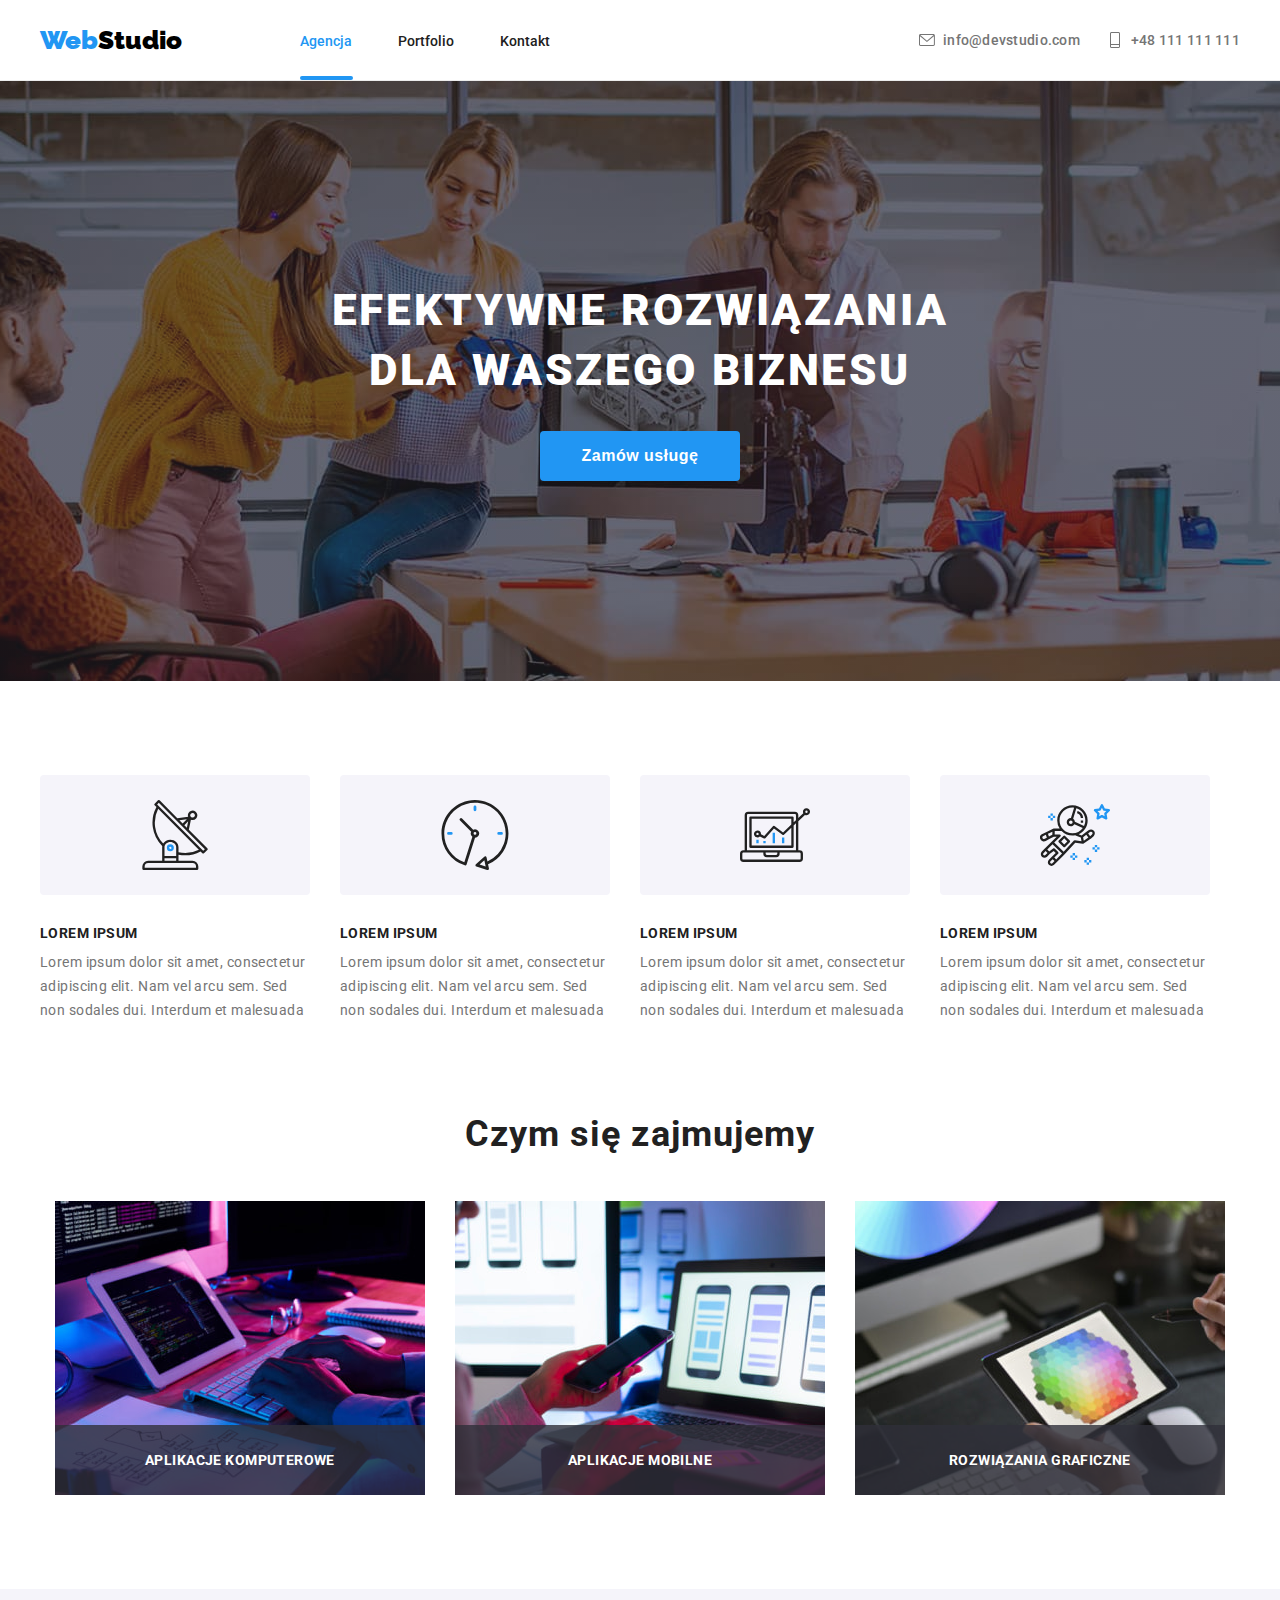
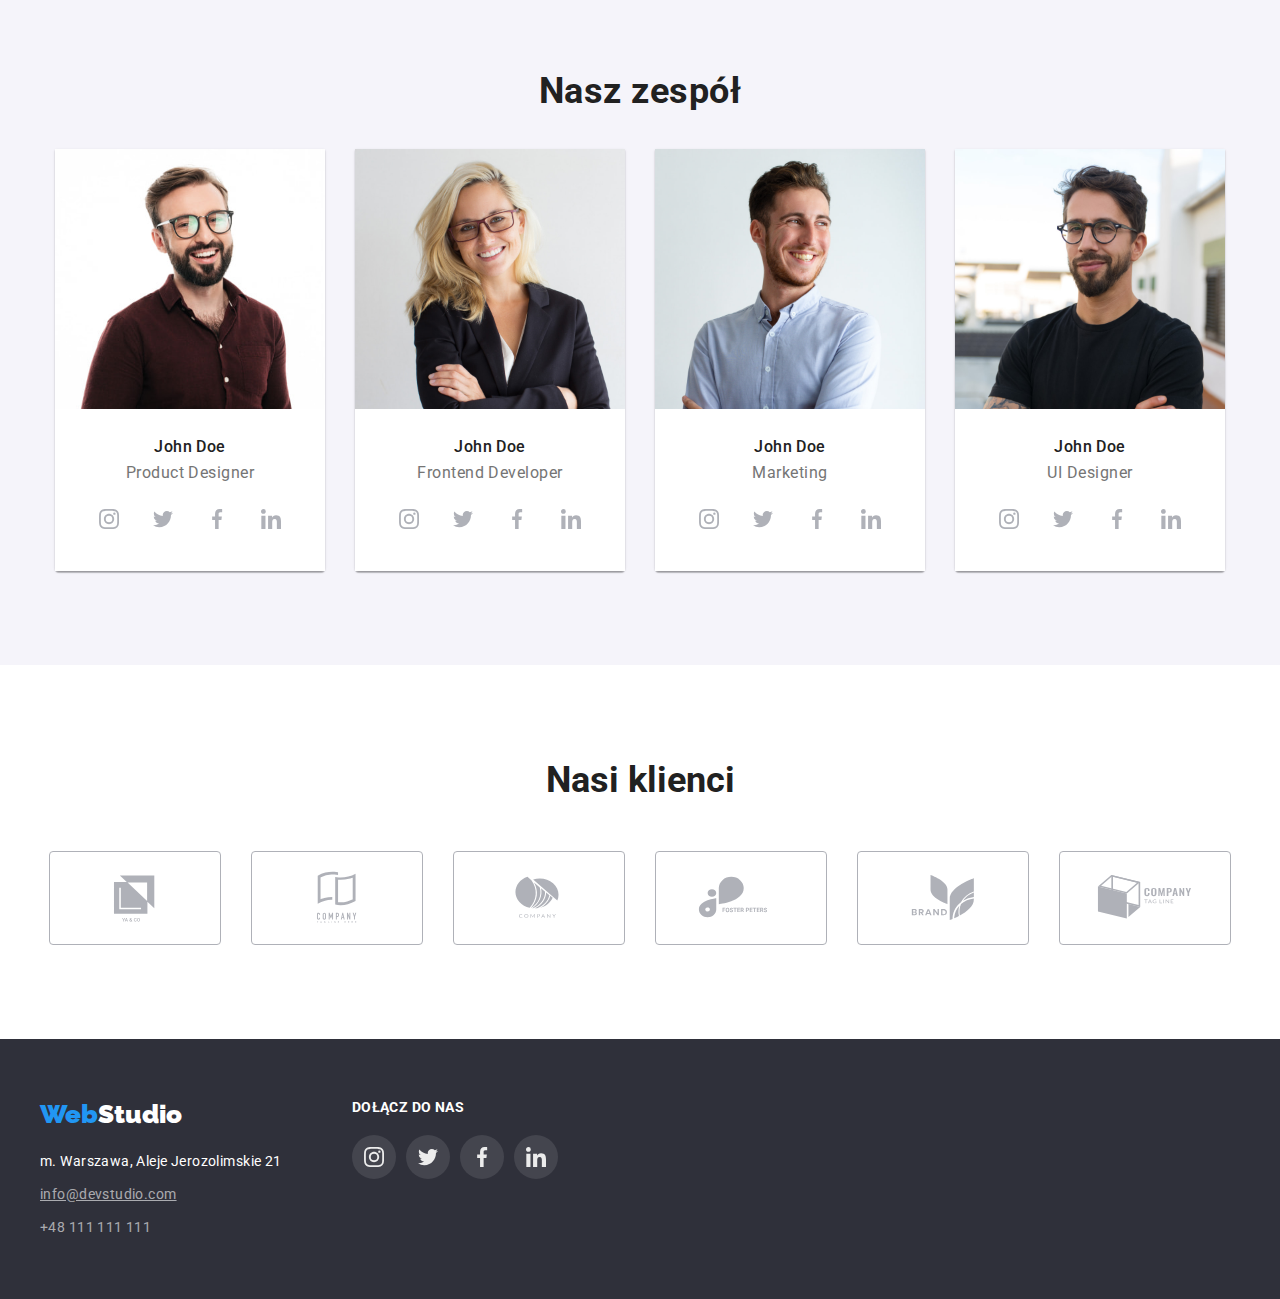
<file: index.html>
<!DOCTYPE html>
<html lang="pl">
  <head>
    <meta charset="utf-8" />
    <title>Portfolio</title>
    <link
      rel="stylesheet"
      href="https://cdnjs.cloudflare.com/ajax/libs/modern-normalize/1.1.0/modern-normalize.min.css"
      integrity="sha512-wpPYUAdjBVSE4KJnH1VR1HeZfpl1ub8YT/NKx4PuQ5NmX2tKuGu6U/JRp5y+Y8XG2tV+wKQpNHVUX03MfMFn9Q=="
      crossorigin="anonymous"
      referrerpolicy="no-referrer"
    />
    <link rel="stylesheet" href="css/styles.css" />
    <link rel="preconnect" href="https://fonts.googleapis.com" />
    <link rel="preconnect" href="https://fonts.gstatic.com" crossorigin />
    <link
      href="https://fonts.googleapis.com/css2?family=Raleway:wght@700&family=Roboto:wght@400;500;700;900&display=swap"
      rel="stylesheet"
    />
  </head>
  <body>
    <header>
      <section class="page-header">
        <div class="flex-header">
          <div class="header-logo">
            <a href="" class="logo-font"
              ><b
                ><span class="color-blue">Web</span
                ><span class="color-black">Studio</span></b
              ></a
            >
          </div>
          <nav>
            <ul class="nav-menu">
              <li class="nav-btn">
                <a href="./index.html" class="link current-agency">Agencja</a>
              </li>
              <li class="nav-btn">
                <a href="./portfolio.html" class="link">Portfolio</a>
              </li>
              <li class="nav-btn"><a href="" class="link">Kontakt</a></li>
            </ul>
          </nav>

          <div class="flex-tel">
            <a href="mailto:info@devstudio.com" class="flex-mail">
              <svg width="16" height="12">
                <use href="images/icons2.svg#icon-koperta"></use>
              </svg>
              info@devstudio.com
            </a>
            <a href="tel:+48111111111" class="flex-telnr">
              <svg width="10" height="16">
                <use href="images/icons2.svg#icon-tel"></use>
              </svg>
              +48 111 111 111
            </a>
          </div>
        </div>
      </section>
    </header>

    <main>
      <section>
        <div class="banner">
          <h1 class="banner-text">EFEKTYWNE ROZWIĄZANIA DLA WASZEGO BIZNESU</h1>
          <button type="button" class="header-button" data-modal-open>
            Zamów usługę
          </button>
        </div>
      </section>

      <section class="lorem-section">
        <div class="container">
          <div class="boxes">
            <div class="box">
              <svg width="70" height="70">
                <use href="./images/icons2.svg#icon-satelita"></use>
              </svg>
            </div>
            <div class="box">
              <svg width="70" height="70">
                <use href="./images/icons2.svg#icon-zegar"></use>
              </svg>
            </div>
            <div class="box">
              <svg width="70" height="70">
                <use href="./images/icons2.svg#icon-laptop"></use>
              </svg>
            </div>
            <div class="box">
              <svg width="70" height="70">
                <use href="./images/icons2.svg#icon-astronauta"></use>
              </svg>
            </div>
          </div>
          <ul class="lorem">
            <li>
              <h3>LOREM IPSUM</h3>
              <p>
                Lorem ipsum dolor sit amet, consectetur adipiscing elit. Nam vel
                arcu sem. Sed non sodales dui. Interdum et malesuada
              </p>
            </li>
            <li>
              <h3>LOREM IPSUM</h3>
              <p>
                Lorem ipsum dolor sit amet, consectetur adipiscing elit. Nam vel
                arcu sem. Sed non sodales dui. Interdum et malesuada
              </p>
            </li>
            <li>
              <h3>LOREM IPSUM</h3>
              <p>
                Lorem ipsum dolor sit amet, consectetur adipiscing elit. Nam vel
                arcu sem. Sed non sodales dui. Interdum et malesuada
              </p>
            </li>
            <li>
              <h3>LOREM IPSUM</h3>
              <p>
                Lorem ipsum dolor sit amet, consectetur adipiscing elit. Nam vel
                arcu sem. Sed non sodales dui. Interdum et malesuada
              </p>
            </li>
          </ul>
        </div>
      </section>

      <section class="work-section">
        <div class="container">
          <h2>Czym się zajmujemy</h2>
          <div class="work-photos">
            <figure class="work-photos-fig">
              <img
                src="images/img1.jpg"
                alt="iPad leżący na biurku"
                width="370"
                height="294"
              />
              <figcaption>APLIKACJE KOMPUTEROWE</figcaption>
            </figure>
            <figure class="work-photos-fig">
              <img
                src="images/img2.jpg"
                alt="Człowiek korzystający z telefonu i laptopa"
                width="370"
                height="294"
              />
              <figcaption>APLIKACJE MOBILNE</figcaption>
            </figure>
            <figure class="work-photos-fig">
              <img
                src="images/img3.jpg"
                alt="Człowiek korzystający z tabletu"
                width="370"
                height="294"
              />
              <figcaption>ROZWIĄZANIA GRAFICZNE</figcaption>
            </figure>
          </div>
        </div>
      </section>

      <div class="team-section">
        <span class="team-title">Nasz zespół</span>
        <ul class="card-set">
          <li>
            <figure class="team-flex">
              <img
                src="images/img4.jpg"
                alt="John Doe"
                width="270"
                height="260"
              />
              <figcaption class="team-caption">
                <h3 class="team-img-title">John Doe</h3>
                <p class="team-img-descriptions">Product Designer</p>
                <div class="team-socials">
                  <div class="team-social">
                    <svg class="team-icon" width="20" height="20">
                      <use href="./images/icons2.svg#icon-instagram"></use>
                    </svg>
                  </div>
                  <div class="team-social">
                    <svg class="team-icon" width="20" height="20">
                      <use href="./images/icons2.svg#icon-twitter"></use>
                    </svg>
                  </div>
                  <div class="team-social">
                    <svg class="team-icon" width="20" height="20">
                      <use href="./images/icons2.svg#icon-facebook-1"></use>
                    </svg>
                  </div>
                  <div class="team-social">
                    <svg class="team-icon" width="20" height="20">
                      <use href="./images/icons2.svg#icon-linkedin"></use>
                    </svg>
                  </div>
                </div>
              </figcaption>
            </figure>
          </li>
          <li>
            <figure class="team-flex">
              <img
                src="images/img5.jpg"
                alt="John Doe"
                width="270"
                height="260"
              />
              <figcaption class="team-caption">
                <h3 class="team-img-title">John Doe</h3>
                <p class="img-descriptions">Frontend Developer</p>
                <div class="team-socials">
                  <div class="team-social">
                    <svg class="team-icon" width="20" height="20">
                      <use href="./images/icons2.svg#icon-instagram"></use>
                    </svg>
                  </div>
                  <div class="team-social">
                    <svg class="team-icon" width="20" height="20">
                      <use href="./images/icons2.svg#icon-twitter"></use>
                    </svg>
                  </div>
                  <div class="team-social">
                    <svg class="team-icon" width="20" height="20">
                      <use href="./images/icons2.svg#icon-facebook-1"></use>
                    </svg>
                  </div>
                  <div class="team-social">
                    <svg class="team-icon" width="20" height="20">
                      <use href="./images/icons2.svg#icon-linkedin"></use>
                    </svg>
                  </div>
                </div>
              </figcaption>
            </figure>
          </li>
          <li>
            <figure class="team-flex">
              <img
                src="images/img6.jpg"
                alt="John Doe"
                width="270"
                height="260"
              />
              <figcaption class="team-caption">
                <h3 class="team-img-title">John Doe</h3>
                <p class="img-descriptions">Marketing</p>
                <div class="team-socials">
                  <div class="team-social">
                    <svg class="team-icon" width="20" height="20">
                      <use href="./images/icons2.svg#icon-instagram"></use>
                    </svg>
                  </div>
                  <div class="team-social">
                    <svg class="team-icon" width="20" height="20">
                      <use href="./images/icons2.svg#icon-twitter"></use>
                    </svg>
                  </div>
                  <div class="team-social">
                    <svg class="team-icon" width="20" height="20">
                      <use href="./images/icons2.svg#icon-facebook-1"></use>
                    </svg>
                  </div>
                  <div class="team-social">
                    <svg class="team-icon" width="20" height="20">
                      <use href="./images/icons2.svg#icon-linkedin"></use>
                    </svg>
                  </div>
                </div>
              </figcaption>
            </figure>
          </li>
          <li>
            <figure class="team-flex">
              <img
                src="images/img7.jpg"
                alt="John Doe"
                width="270"
                height="260"
              />
              <figcaption class="team-caption">
                <h3 class="team-img-title">John Doe</h3>
                <p class="img-descriptions">UI Designer</p>
                <div class="team-socials">
                  <div class="team-social">
                    <svg class="team-icon" width="20" height="20">
                      <use href="./images/icons2.svg#icon-instagram"></use>
                    </svg>
                  </div>
                  <div class="team-social">
                    <svg class="team-icon" width="20" height="20">
                      <use href="./images/icons2.svg#icon-twitter"></use>
                    </svg>
                  </div>
                  <div class="team-social">
                    <svg class="team-icon" width="20" height="20">
                      <use href="./images/icons2.svg#icon-facebook-1"></use>
                    </svg>
                  </div>
                  <div class="team-social">
                    <svg class="team-icon" width="20" height="20">
                      <use href="./images/icons2.svg#icon-linkedin"></use>
                    </svg>
                  </div>
                </div>
              </figcaption>
            </figure>
          </li>
        </ul>
      </div>
      <section class="customers-section">
        <div class="container">
          <span class="team-title">Nasi klienci</span>
          <ul class="customers-cards">
            <li class="customers-card">
              <svg class="customers-icon" width="106" height="60">
                <use href="./images/icons2.svg#icon-logo1"></use>
              </svg>
            </li>
            <li class="customers-card">
              <svg class="customers-icon" width="106" height="60">
                <use href="./images/icons2.svg#icon-logo2"></use>
              </svg>
            </li>
            <li class="customers-card">
              <svg class="customers-icon" width="106" height="60">
                <use href="./images/icons2.svg#icon-logo3"></use>
              </svg>
            </li>
            <li class="customers-card">
              <svg class="customers-icon" width="106" height="60">
                <use href="./images/icons2.svg#icon-logo4"></use>
              </svg>
            </li>
            <li class="customers-card">
              <svg class="customers-icon" width="106" height="60">
                <use href="./images/icons2.svg#icon-logo5"></use>
              </svg>
            </li>
            <li class="customers-card">
              <svg class="customers-icon" width="106" height="60">
                <use href="./images/icons2.svg#icon-logo6"></use>
              </svg>
            </li>
          </ul>
        </div>
      </section>
    </main>

    <footer>
      <section class="page-footer">
        <div class="flex-footer">
          <div class="flex-footer-left">
            <a href="" class="logo-font"
              ><b
                ><span class="color-blue">Web</span
                ><span class="color-white">Studio</span></b
              ></a
            >
            <address class="footer-adress-link">
              m. Warszawa, Aleje Jerozolimskie 21
            </address>
            <a
              href="mailto:info@devstudio.com"
              class="footer-adress-link-alpha-mail"
              >info@devstudio.com</a
            >
            <a href="tel:+48111111111" class="footer-adress-link-alpha"
              >+48 111 111 111</a
            >
          </div>
          <div class="flex-footer-menu">
            <span class="join">DOŁĄCZ DO NAS</span>

            <div class="flex-footer-menu-socials">
              <div class="team-social">
                <svg class="footer-icon" width="20" height="20">
                  <use href="./images/icons2.svg#icon-instagram"></use>
                </svg>
              </div>
              <div class="team-social">
                <svg class="footer-icon" width="20" height="20">
                  <use href="./images/icons2.svg#icon-twitter"></use>
                </svg>
              </div>
              <div class="team-social">
                <svg class="footer-icon" width="20" height="20">
                  <use href="./images/icons2.svg#icon-facebook-1"></use>
                </svg>
              </div>
              <div class="team-social">
                <svg class="footer-icon" width="20" height="20">
                  <use href="./images/icons2.svg#icon-linkedin"></use>
                </svg>
              </div>
            </div>
          </div>
        </div>
      </section>
    </footer>

    <div class="backdrop is-hidden" data-modal>
      <div class="modal">
        <button type="button" class="close-btn" data-modal-close>
          <svg width="11" height="11">
            <use href="images/icons2.svg#icon-x"></use>
          </svg>
        </button>
      </div>
    </div>

    <script src="modal.js"></script>
  </body>
</html>
</file>
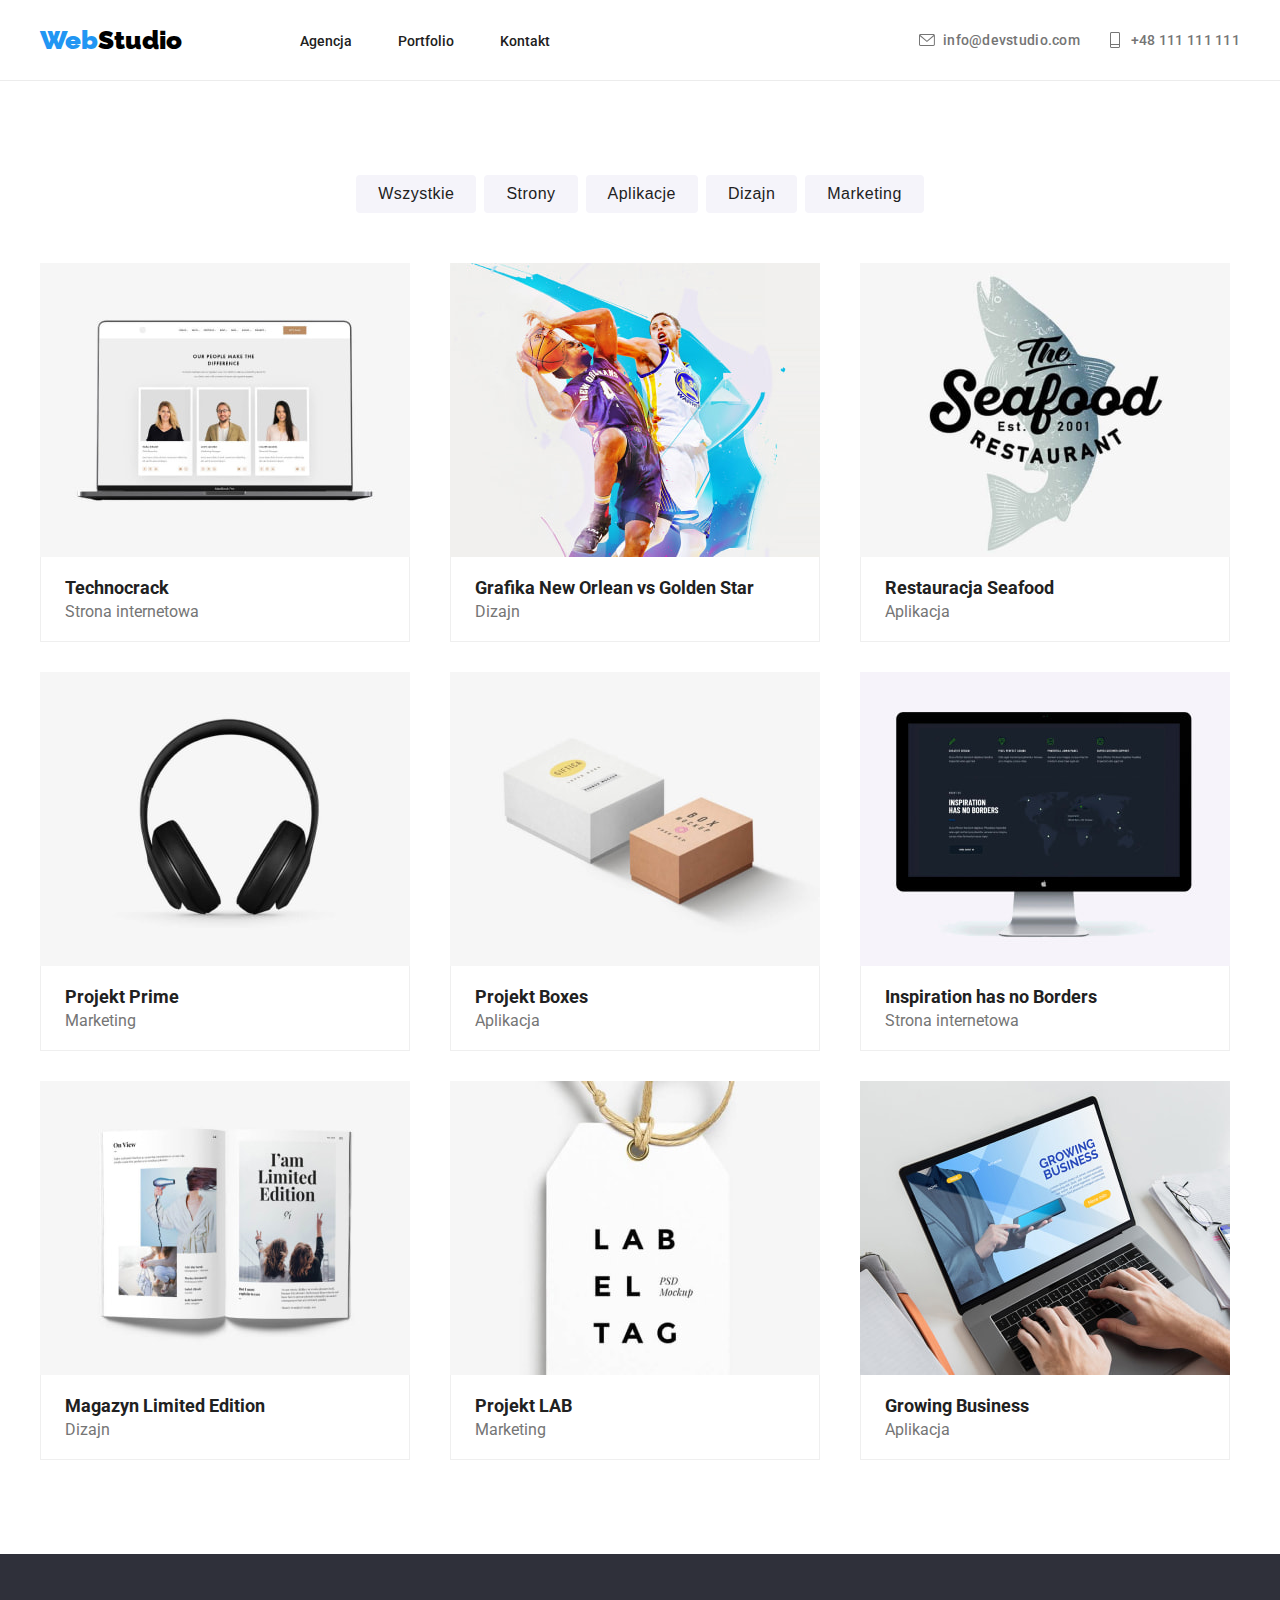
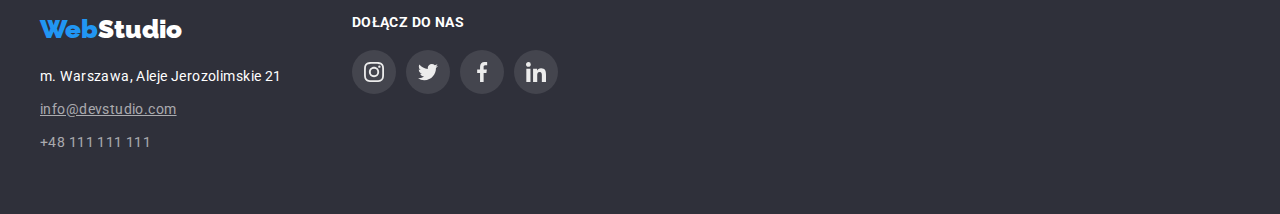
<file: portfolio.html>
<!DOCTYPE html>
<html lang="pl">
  <head>
    <meta charset="utf-8" />
    <title>Portfolio</title>
    <link
      rel="stylesheet"
      href="https://cdnjs.cloudflare.com/ajax/libs/modern-normalize/1.1.0/modern-normalize.min.css"
      integrity="sha512-wpPYUAdjBVSE4KJnH1VR1HeZfpl1ub8YT/NKx4PuQ5NmX2tKuGu6U/JRp5y+Y8XG2tV+wKQpNHVUX03MfMFn9Q=="
      crossorigin="anonymous"
      referrerpolicy="no-referrer"
    />
    <link rel="stylesheet" href="css/styles.css" />
    <link rel="preconnect" href="https://fonts.googleapis.com" />
    <link rel="preconnect" href="https://fonts.gstatic.com" crossorigin />
    <link
      href="https://fonts.googleapis.com/css2?family=Raleway:wght@700&family=Roboto:wght@400;500;700;900&display=swap"
      rel="stylesheet"
    />
  </head>
  <body>
    <header>
      <section class="page-header">
        <div class="flex-header">
          <div class="header-logo">
            <a href="" class="logo-font"
              ><b
                ><span class="color-blue">Web</span
                ><span class="color-black">Studio</span></b
              ></a
            >
          </div>
          <nav>
            <ul class="nav-menu">
              <li class="nav-btn">
                <a href="./index.html" class="link">Agencja</a>
              </li>
              <li class="nav-btn">
                <a href="./portfolio.html" class="link">Portfolio</a>
              </li>
              <li class="nav-btn"><a href="" class="link">Kontakt</a></li>
            </ul>
          </nav>

          <div class="flex-tel">
            <a href="mailto:info@devstudio.com" class="flex-mail">
              <svg width="16" height="12">
                <use href="images/icons2.svg#icon-koperta"></use>
              </svg>
              info@devstudio.com
            </a>
            <a href="tel:+48111111111" class="flex-telnr">
              <svg width="10" height="16">
                <use href="images/icons2.svg#icon-tel"></use>
              </svg>
              +48 111 111 111
            </a>
          </div>
        </div>
      </section>
    </header>

    <main>
      <section class="section">
        <div>
          <ul class="menu">
            <li class="menu-btn">
              <button type="button">Wszystkie</button>
            </li>
            <li class="menu-btn">
              <button type="button">Strony</button>
            </li>
            <li class="menu-btn">
              <button type="button">Aplikacje</button>
            </li>
            <li class="menu-btn">
              <button type="button">Dizajn</button>
            </li>
            <li class="menu-btn">
              <button type="button">Marketing</button>
            </li>
          </ul>
        </div>

        <div>
          <ul class="card-set">
            <li class="card">
              <figure class="card-flex">
                <div class="cardcont">
                  <img
                    src="images/portfolio1.jpg"
                    alt="Laptop ze strona internetowa"
                    width="370"
                    height="294"
                  />
                  <div class="cardhov">
                    Technocrack jest popularną platformą wykorzystywaną do
                    rozpowszechniania koronawirusa. Firmy wykorzystują tę
                    platformę do celów szpiegowskich i ataków na
                    niezabezpieczone serwery konkurencji
                  </div>
                </div>
                <figcaption class="img-caption">
                  <h3 class="img-title">Technocrack</h3>
                  <p class="img-descriptions">Strona internetowa</p>
                </figcaption>
              </figure>
            </li>
            <li class="card">
              <figure class="card-flex">
                <div class="cardcont">
                  <img
                    src="images/portfolio2.jpg"
                    alt="Grafika New Orlean vs Golden Star"
                    width="370"
                    height="294"
                  />
                  <div class="cardhov">
                    Technocrack jest popularną platformą wykorzystywaną do
                    rozpowszechniania koronawirusa. Firmy wykorzystują tę
                    platformę do celów szpiegowskich i ataków na
                    niezabezpieczone serwery konkurencji
                  </div>
                </div>
                <figcaption class="img-caption">
                  <h3 class="img-title">Grafika New Orlean vs Golden Star</h3>
                  <p class="img-descriptions">Dizajn</p>
                </figcaption>
              </figure>
            </li>
            <li class="card">
              <figure class="card-flex">
                <div class="cardcont">
                  <img
                    src="images/portfolio3.jpg"
                    alt="Logo restaruacji"
                    width="370"
                    height="294"
                  />
                  <div class="cardhov">
                    Technocrack jest popularną platformą wykorzystywaną do
                    rozpowszechniania koronawirusa. Firmy wykorzystują tę
                    platformę do celów szpiegowskich i ataków na
                    niezabezpieczone serwery konkurencji
                  </div>
                </div>
                <figcaption class="img-caption">
                  <h3 class="img-title">Restauracja Seafood</h3>
                  <p class="img-descriptions">Aplikacja</p>
                </figcaption>
              </figure>
            </li>
            <li class="card">
              <figure class="card-flex">
                <div class="cardcont">
                  <img
                    src="images/portfolio4.jpg"
                    alt="Słuchawki"
                    width="370"
                    height="294"
                  />
                  <div class="cardhov">
                    Technocrack jest popularną platformą wykorzystywaną do
                    rozpowszechniania koronawirusa. Firmy wykorzystują tę
                    platformę do celów szpiegowskich i ataków na
                    niezabezpieczone serwery konkurencji
                  </div>
                </div>
                <figcaption class="img-caption">
                  <h3 class="img-title">Projekt Prime</h3>
                  <p class="img-descriptions">Marketing</p>
                </figcaption>
              </figure>
            </li>
            <li class="card">
              <figure class="card-flex">
                <div class="cardcont">
                  <img
                    src="images/portfolio5.jpg"
                    alt="Dwa pudełka"
                    width="370"
                    height="294"
                  />
                  <div class="cardhov">
                    Technocrack jest popularną platformą wykorzystywaną do
                    rozpowszechniania koronawirusa. Firmy wykorzystują tę
                    platformę do celów szpiegowskich i ataków na
                    niezabezpieczone serwery konkurencji
                  </div>
                </div>
                <figcaption class="img-caption">
                  <h3 class="img-title">Projekt Boxes</h3>
                  <p class="img-descriptions">Aplikacja</p>
                </figcaption>
              </figure>
            </li>
            <li class="card">
              <figure class="card-flex">
                <div class="cardcont">
                  <img
                    src="images/portfolio6.jpg"
                    alt="Monitor komputerowy"
                    width="370"
                    height="294"
                  />
                  <div class="cardhov">
                    Technocrack jest popularną platformą wykorzystywaną do
                    rozpowszechniania koronawirusa. Firmy wykorzystują tę
                    platformę do celów szpiegowskich i ataków na
                    niezabezpieczone serwery konkurencji
                  </div>
                </div>
                <figcaption class="img-caption">
                  <h3 class="img-title">Inspiration has no Borders</h3>
                  <p class="img-descriptions">Strona internetowa</p>
                </figcaption>
              </figure>
            </li>
            <li class="card">
              <figure class="card-flex">
                <div class="cardcont">
                  <img
                    src="images/portfolio7.jpg"
                    alt="Otwarta książka"
                    width="370"
                    height="294"
                  />
                  <div class="cardhov">
                    Technocrack jest popularną platformą wykorzystywaną do
                    rozpowszechniania koronawirusa. Firmy wykorzystują tę
                    platformę do celów szpiegowskich i ataków na
                    niezabezpieczone serwery konkurencji
                  </div>
                </div>
                <figcaption class="img-caption">
                  <h3 class="img-title">Magazyn Limited Edition</h3>
                  <p class="img-descriptions">Dizajn</p>
                </figcaption>
              </figure>
            </li>
            <li class="card">
              <figure class="card-flex">
                <div class="cardcont">
                  <img
                    src="images/portfolio8.jpg"
                    alt="Znacznik na sznurku"
                    width="370"
                    height="294"
                  />
                  <div class="cardhov">
                    Technocrack jest popularną platformą wykorzystywaną do
                    rozpowszechniania koronawirusa. Firmy wykorzystują tę
                    platformę do celów szpiegowskich i ataków na
                    niezabezpieczone serwery konkurencji
                  </div>
                </div>
                <figcaption class="img-caption">
                  <h3 class="img-title">Projekt LAB</h3>
                  <p class="img-descriptions">Marketing</p>
                </figcaption>
              </figure>
            </li>
            <li class="card">
              <figure class="card-flex">
                <div class="cardcont">
                  <img
                    src="images/portfolio9.jpg"
                    alt="Pracowanie na laptopie"
                    width="370"
                    height="294"
                  />
                  <div class="cardhov">
                    Technocrack jest popularną platformą wykorzystywaną do
                    rozpowszechniania koronawirusa. Firmy wykorzystują tę
                    platformę do celów szpiegowskich i ataków na
                    niezabezpieczone serwery konkurencji
                  </div>
                </div>
                <figcaption class="img-caption">
                  <h3 class="img-title">Growing Business</h3>
                  <p class="img-descriptions">Aplikacja</p>
                </figcaption>
              </figure>
            </li>
          </ul>
        </div>
      </section>
    </main>

    <footer>
      <section class="page-footer">
        <div class="flex-footer">
          <div class="flex-footer-left">
            <a href="" class="logo-font"
              ><b
                ><span class="color-blue">Web</span
                ><span class="color-white">Studio</span></b
              ></a
            >
            <address class="footer-adress-link">
              m. Warszawa, Aleje Jerozolimskie 21
            </address>
            <a
              href="mailto:info@devstudio.com"
              class="footer-adress-link-alpha-mail"
              >info@devstudio.com</a
            >
            <a href="tel:+48111111111" class="footer-adress-link-alpha"
              >+48 111 111 111</a
            >
          </div>
          <div class="flex-footer-menu">
            <span class="join">DOŁĄCZ DO NAS</span>

            <div class="flex-footer-menu-socials">
              <div class="team-social">
                <svg class="footer-icon" width="20" height="20">
                  <use href="./images/icons2.svg#icon-instagram"></use>
                </svg>
              </div>
              <div class="team-social">
                <svg class="footer-icon" width="20" height="20">
                  <use href="./images/icons2.svg#icon-twitter"></use>
                </svg>
              </div>
              <div class="team-social">
                <svg class="footer-icon" width="20" height="20">
                  <use href="./images/icons2.svg#icon-facebook-1"></use>
                </svg>
              </div>
              <div class="team-social">
                <svg class="footer-icon" width="20" height="20">
                  <use href="./images/icons2.svg#icon-linkedin"></use>
                </svg>
              </div>
            </div>
          </div>
        </div>
      </section>
    </footer>
  </body>
</html>
</file>
<file: css/styles.css>
* {
  margin: 0;
  padding: 0;
}
body {
  font-family: "Roboto", sans-serif;
  color: #212121;
  font-weight: 500;
}
.color-blue {
  color: #2196f3;
}
.color-white {
  color: #ffffff;
}
.color-black {
  color: #000;
}
.img-descriptions {
  color: #757575;
  font-size: 16px;
  font-weight: 400;
  text-align: left;
}
.img-title {
  font-size: 18px;
  font-weight: 700;
  text-align: left;
  margin-bottom: 4px;
}
.img-caption {
  display: flex;
  flex-direction: column;
  padding-top: 20px;
  padding-bottom: 20px;
  padding-left: 24px;
  border-left: 1px solid #eeee;
  border-right: 1px solid #eeee;
  border-bottom: 1px solid #eeee;
}
button:hover {
  color: #ffffff;
  background-color: #2196f3;
  box-shadow: 0px 3px 1px rgba(0, 0, 0, 0.1), 0px 1px 2px rgba(0, 0, 0, 0.08),
    0px 2px 2px rgba(0, 0, 0, 0.12);
}
button:focus {
  color: #ffffff;
  background-color: #2196f3;
  box-shadow: 0px 3px 1px rgba(0, 0, 0, 0.1), 0px 1px 2px rgba(0, 0, 0, 0.08),
    0px 2px 2px rgba(0, 0, 0, 0.12);
}
button {
  cursor: pointer;
  background-color: #f5f4fa;
  color: #212121;
  border: none;
  font-size: 16px;
  border-radius: 4px;
  padding: 6px 22px;
  font-weight: 500;
  letter-spacing: 0.03em;
  line-height: 26px;
  transition-property: color, box-shadow, background-color;
  transition-duration: 250ms;
  transition-timing-function: cubic-bezier(0.4, 0, 0.2, 1);
}

ul {
  list-style-type: none;
}
.logo-font {
  font-family: "Raleway", sans-serif;
  font-weight: 700;
  font-size: 26px;
  text-decoration: none;
}

.link:hover {
  color: #2196f3;
}
.link:focus {
  color: #2196f3;
}
.link {
  text-decoration: none;
  color: #212121;
  font-size: 14px;
  transition-property: color;
  transition-duration: 250ms;
  transition-timing-function: cubic-bezier(0.4, 0, 0.2, 1);
}
.current-agency,
.current-portfolio {
  color: #2196f3;
}
.current-agency::after {
  content: "";
  position: absolute;
  height: 4px;
  width: 53px;
  left: 0px;
  top: 45px;
  background-color: #2196f3;
  border-radius: 2px;
}
.current-portfolio::after {
  content: "";
  position: absolute;
  height: 4px;
  width: 58px;
  left: 97px;
  top: 45px;
  background-color: #2196f3;
  border-radius: 2px;
}
.header-adress-link {
  color: #757575;
  font-size: 14px;
  text-decoration: none;
  letter-spacing: 0.02em;
  font-weight: 500;
  display: flex;
}
.flex-tel {
  display: flex;
  justify-content: space-between;
  width: 321px;
  box-sizing: border-box;
  fill: #757575;
}
.flex-tel a {
  color: #757575;
  font-size: 14px;
  text-decoration: none;
  letter-spacing: 0.02em;
  font-weight: 500;
  transition-property: color;
  transition-duration: 250ms;
  transition-timing-function: cubic-bezier(0.4, 0, 0.2, 1);
}

.flex-mail:hover svg {
  fill: #2196f3;
}
.flex-mail:hover {
  color: #2196f3;
}

.flex-telnr:hover svg {
  fill: #2196f3;
}
.flex-telnr:hover {
  color: #2196f3;
}

.flex-mail {
  display: flex;
  justify-content: space-between;
  width: 161px;
  align-items: center;
  text-align: center;
}
.flex-mail svg {
  transition-property: fill;
  transition-duration: 250ms;
  transition-timing-function: cubic-bezier(0.4, 0, 0.2, 1);
}
.flex-telnr {
  display: flex;
  justify-content: space-between;
  width: 130px;
  align-items: center;
  text-align: center;
}
.flex-telnr svg {
  transition-property: fill;
  transition-duration: 250ms;
  transition-timing-function: cubic-bezier(0.4, 0, 0.2, 1);
}
.header-adress-link:focus {
  color: #2196f3;
}
.header-adress-link:hover {
  color: #2196f3;
}
.footer-adress-link {
  color: #ffffff;
  background-color: #2f303a;
  font-size: 14px;
  font-weight: 400;
  margin-bottom: 9px;
  margin-top: 20px;
  font-style: normal;
  letter-spacing: 0.03em;
  line-height: 24px;
}
.footer-adress-link-alpha-mail {
  color: rgba(255, 255, 255, 0.6);
  background-color: #2f303a;
  font-size: 14px;
  margin-bottom: 9px;
  font-weight: 400;
  letter-spacing: 0.03em;
  line-height: 24px;
  transition-property: color;
  transition-duration: 250ms;
  transition-timing-function: cubic-bezier(0.4, 0, 0.2, 1);
}
.footer-adress-link-alpha-mail:hover {
  color: #2196f3;
}
.footer-adress-link-alpha {
  color: rgba(255, 255, 255, 0.6);
  background-color: #2f303a;
  text-decoration: none;
  font-size: 14px;
  font-weight: 400;
  letter-spacing: 0.03em;
  line-height: 24px;
  transition-property: color;
  transition-duration: 250ms;
  transition-timing-function: cubic-bezier(0.4, 0, 0.2, 1);
}
.footer-adress-link-alpha:hover {
  color: #2196f3;
}
.footer-adress-link-alpha:focus {
  color: #2196f3;
}
.section {
  display: flex;
  flex-direction: column;
  padding-top: 94px;
  padding-bottom: 94px;
  margin: 0 auto;
  max-width: 1200px;
  text-align: center;
}
.menu {
  display: flex;
  justify-content: center;
  margin-bottom: 50px;
}
.menu > .menu-btn:not(:last-child) {
  margin-right: 8px;
}

.header-logo {
  margin-right: 93px;
}

.nav-menu {
  display: flex;
  margin-right: 345px;
  position: relative;
}

.nav-menu > .nav-btn:not(:last-child) {
  margin-right: 46px;
}
.adress-menu {
  display: flex;
  justify-content: space-between;
  width: 295px;
}
.card-set {
  display: flex;
  flex-wrap: wrap;
  gap: 30px;
}
.card {
  flex-basis: calc((100% - 2 * 30px) / 3);
}
.cardcont {
  width: 370px;
  height: 294px;
  overflow: hidden;
  position: relative;
}
.cardhov {
  position: absolute;
  top: 0;
  left: 0;
  transform: translate(0, 100%);
  transition: transform 0.2s linear;
  background-color: rgba(33, 150, 243, 0.9);
  width: 100%;
  height: 100%;
  font-size: 18px;
  line-height: 156%;
  letter-spacing: 0.03em;
  color: #ffffff;
  display: flex;
  padding: 49px 45px 49px 24px;
  text-align: left;
  font-weight: 400;
}
.page-footer {
  display: flex;
  flex-direction: column;
  background-color: #2f303a;
  padding-top: 60px;
  padding-bottom: 60px;
}
.flex-footer {
  width: 1200px;
  margin: 0 auto;
  display: flex;
}
.card-flex {
  display: flex;
  flex-direction: column;
  width: 370px;
}
.card-flex:hover {
  cursor: pointer;
  box-shadow: 0px 1px 1px rgba(0, 0, 0, 0.12), 0px 4px 4px rgba(0, 0, 0, 0.06),
    1px 4px 6px rgba(0, 0, 0, 0.16);

  transition-property: box-shadow;
  transition-duration: 250ms;
  transition-timing-function: cubic-bezier(0.4, 0, 0.2, 1);
}

.card-flex:hover .cardhov {
  transform: translate(0, 0);
}

.page-header {
  height: 80px;
  border-bottom: 1px solid #ececec;
  display: flex;
}

.flex-header {
  display: flex;
  align-items: center;
  width: 1200px;
  margin: 0 auto;
  justify-content: space-between;
}
.banner {
  display: flex;
  align-items: center;
  flex-direction: column;
  height: 600px;
  max-width: 1600px;
  margin: 0 auto;
  background-color: #2f303a;
  justify-content: center;
  background-image: linear-gradient(
      90deg,
      rgba(47, 48, 58, 0.4) 100%,
      rgba(0, 0, 0, 1) 100%
    ),
    url("../images/efektywne.jpg");
  background-position: 50% 50%;
  background-size: cover;
  background-repeat: no-repeat;
}
.banner-text {
  font-weight: 900;
  font-size: 44px;
  text-transform: uppercase;
  color: #ffffff;
  line-height: 136%;
  letter-spacing: 0.06em;
  width: 696px;
  margin-bottom: 30px;
  text-align: center;
}
.header-button {
  cursor: pointer;
  width: 200px;
  height: 50px;
  display: flex;
  font-weight: bold;
  font-size: 16px;
  line-height: 187%;
  text-align: center;
  align-items: center;
  justify-content: center;
  background-color: #2196f3;
  color: white;
}
.container {
  display: flex;
  flex-direction: column;
}
.lorem {
  display: flex;
  width: 1200px;
  align-items: center;
  justify-content: center;
  margin: 0 auto;
}
.lorem-section {
  padding-top: 94px;
  padding-bottom: 94px;
}
.lorem-section p {
  font-size: 14px;
  line-height: 171%;
  font-weight: 400;
  letter-spacing: 0.03em;
  color: #757575;
}

.lorem-section h3 {
  font-weight: 700;
  font-size: 14px;
  line-height: 16px;
  letter-spacing: 0.03em;
  text-transform: uppercase;
  margin-bottom: 10px;
}
.lorem li {
  margin-right: 30px;
  max-width: 270px;
  max-height: 101px;
  display: flex;
  flex-direction: column;
}
.work-section {
  padding-bottom: 94px;
  width: 1200px;
  display: flex;
  align-items: center;
  margin: 0 auto;
  justify-content: center;
}
.work-photos {
  width: 1170px;
  display: flex;
  justify-content: space-between;
}
.work-section h2 {
  font-weight: bold;
  font-size: 36px;
  line-height: 95%;
  text-align: center;
  letter-spacing: 0.03em;
  margin-bottom: 50px;
}
.team-section {
  padding-bottom: 94px;
  padding-top: 94px;
  justify-content: center;
  display: flex;
  flex-direction: column;
  align-items: center;
  font-weight: 500;
  font-size: 16px;
  line-height: 100%;
  text-align: center;
  letter-spacing: 0.03em;
  color: #212121;
  background-color: #f5f4fa;
}
.team-list {
  display: flex;
  justify-content: center;
  align-items: space-between;
  width: 1170px;
}
.team-section h2 {
  font-weight: 700;
  font-size: 36px;
  width: 210px;
  height: 42px;
}
.team-flex {
  display: flex;
  flex-direction: column;
  box-shadow: 0px 1px 3px rgba(0, 0, 0, 0.12), 0px 1px 1px rgba(0, 0, 0, 0.14),
    0px 2px 1px rgba(0, 0, 0, 0.2);
  border-radius: 0px 0px 4px 4px;
}
.team-caption {
  display: flex;
  flex-direction: column;
  padding-top: 30px;
  padding-bottom: 30px;
  align-items: center;
  background-color: #fff;
}
.team-section {
  display: flex;
  flex-direction: column;
  padding-top: 94px;
  padding-bottom: 94px;
  margin: 0 auto;
  text-align: center;
  align-items: center;
  background-color: #f5f4fa;
}
.team-title {
  margin-bottom: 50px;
  font-weight: 700;
  font-size: 36px;
}
.team-img-title {
  font-size: 16px;
  font-weight: 500;
  margin-bottom: 10px;
}
.team-img-descriptions {
  color: #757575;
  font-size: 16px;
  font-weight: 400;
}
.icon {
  fill: #2a2a2a;
}
.icon:hover {
  fill: pink;
}

.box {
  width: 270px;
  height: 120px;
  background-color: #f5f4fa;
  margin-right: 30px;
  margin-bottom: 30px;
  border-radius: 4px;
  display: flex;
  justify-content: center;
  align-items: center;
}
.boxes {
  display: flex;
  margin: 0 auto;
}
.team-socials {
  display: flex;
  width: 206px;
  height: 44px;
  justify-content: space-between;
  margin-top: 16px;
}
.team-social {
  width: 44px;
  height: 44px;
  align-items: center;
  display: flex;
  justify-content: center;
  cursor: pointer;
  background-color: rgba(255, 255, 255, 0.1);
  border-radius: 50%;
  transition-property: background-color;
  transition-duration: 250ms;
  transition-timing-function: cubic-bezier(0.4, 0, 0.2, 1);
}
.team-social:hover {
  background-color: #2196f3;
}
.team-social:hover svg {
  fill: white;
}
.team-social svg {
  transition-property: fill;
  transition-duration: 250ms;
  transition-timing-function: cubic-bezier(0.4, 0, 0.2, 1);
}
.team-icon {
  fill: #afb1b8;
}
.team-icon:hover {
  fill: white;
}
.footer-icon {
  fill: white;
}
.customers-icon {
  fill: #afb1b8;
}

.customers-section {
  padding-bottom: 94px;
  padding-top: 94px;
  justify-content: center;
  display: flex;
  flex-direction: column;
  align-items: center;
  text-align: center;
  width: 1200px;
  margin: 0 auto;
}
.customers-cards {
  display: flex;
}
.customers-card {
  width: 170px;
  height: 92px;
  border-radius: 4px;
  border: 1px solid #afb1b8;
  cursor: pointer;
  align-items: center;
  justify-content: center;
  display: flex;
  transition-property: border;
  transition-duration: 250ms;
  transition-timing-function: cubic-bezier(0.4, 0, 0.2, 1);
}

.customers-cards > .customers-card:not(:last-child) {
  margin-right: 30px;
}
.customers-card:hover svg {
  fill: #2196f3;
}
.customers-card svg {
  transition-property: fill;
  transition-duration: 250ms;
  transition-timing-function: cubic-bezier(0.4, 0, 0.2, 1);
}
.customers-card:hover {
  border: 1px solid #2196f3;
}
.flex-footer-left {
  display: flex;
  flex-direction: column;
}
.flex-footer-menu {
  display: flex;
  flex-direction: column;
  margin-left: 70px;
}
.join {
  color: white;
  font-size: 14px;
  font-weight: bold;
  letter-spacing: 0.03em;
  margin-bottom: 20px;
}
.flex-footer-menu-socials {
  display: flex;
  width: 206px;
  height: 44px;
  justify-content: space-between;
}
.footer-social {
  width: 44px;
  height: 44px;
  align-items: center;
  display: flex;
  justify-content: center;
  cursor: pointer;
  background: rgba(255, 255, 255, 0.1);
}
.footer-icon {
  fill: #ececec;
}
.work-photos-fig {
  display: flex;
  position: relative;
  justify-content: center;
  align-items: center;
}
.work-photos-fig figcaption {
  font-weight: bold;
  font-size: 14px;
  line-height: 16px;
  text-align: center;
  letter-spacing: 0.03em;
  position: absolute;
  bottom: 0;
  color: #fff;
  background-color: rgba(47, 48, 58, 0.8);
  width: 100%;
  padding-top: 27px;
  padding-bottom: 27px;
}

/* backdrop */
.modal {
  position: absolute;
  top: 50%;
  left: 50%;
  transform: translate(-50%, -50%);
  width: 528px;
  min-height: 581px;
  background-color: #fff;
  box-shadow: 0px 1px 3px rgba(0, 0, 0, 0.12), 0px 1px 1px rgba(0, 0, 0, 0.14),
    0px 2px 1px rgba(0, 0, 0, 0.2);
  border-radius: 4px;
  opacity: 1;
}

.close-btn {
  position: absolute;
  top: 8px;
  right: 8px;
  width: 30px;
  height: 30px;
  background-color: #fff;
  border: 1px solid rgba(0, 0, 0, 0.1);
  border-radius: 50%;
  cursor: pointer;
  display: flex;
  align-items: center;
  justify-content: center;
  padding: 0;
}

.backdrop {
  position: fixed;
  left: 0;
  top: 0;
  width: 100%;
  height: 100%;
  background-color: rgb(0, 0, 0, 0.2);
  opacity: 1;
  transition: opacity 250ms linear;
}

.is-hidden {
  opacity: 0;
  visibility: hidden;
  pointer-events: none;
  transition: opacity 250ms linear, visibility 250ms linear;
}
</file>
